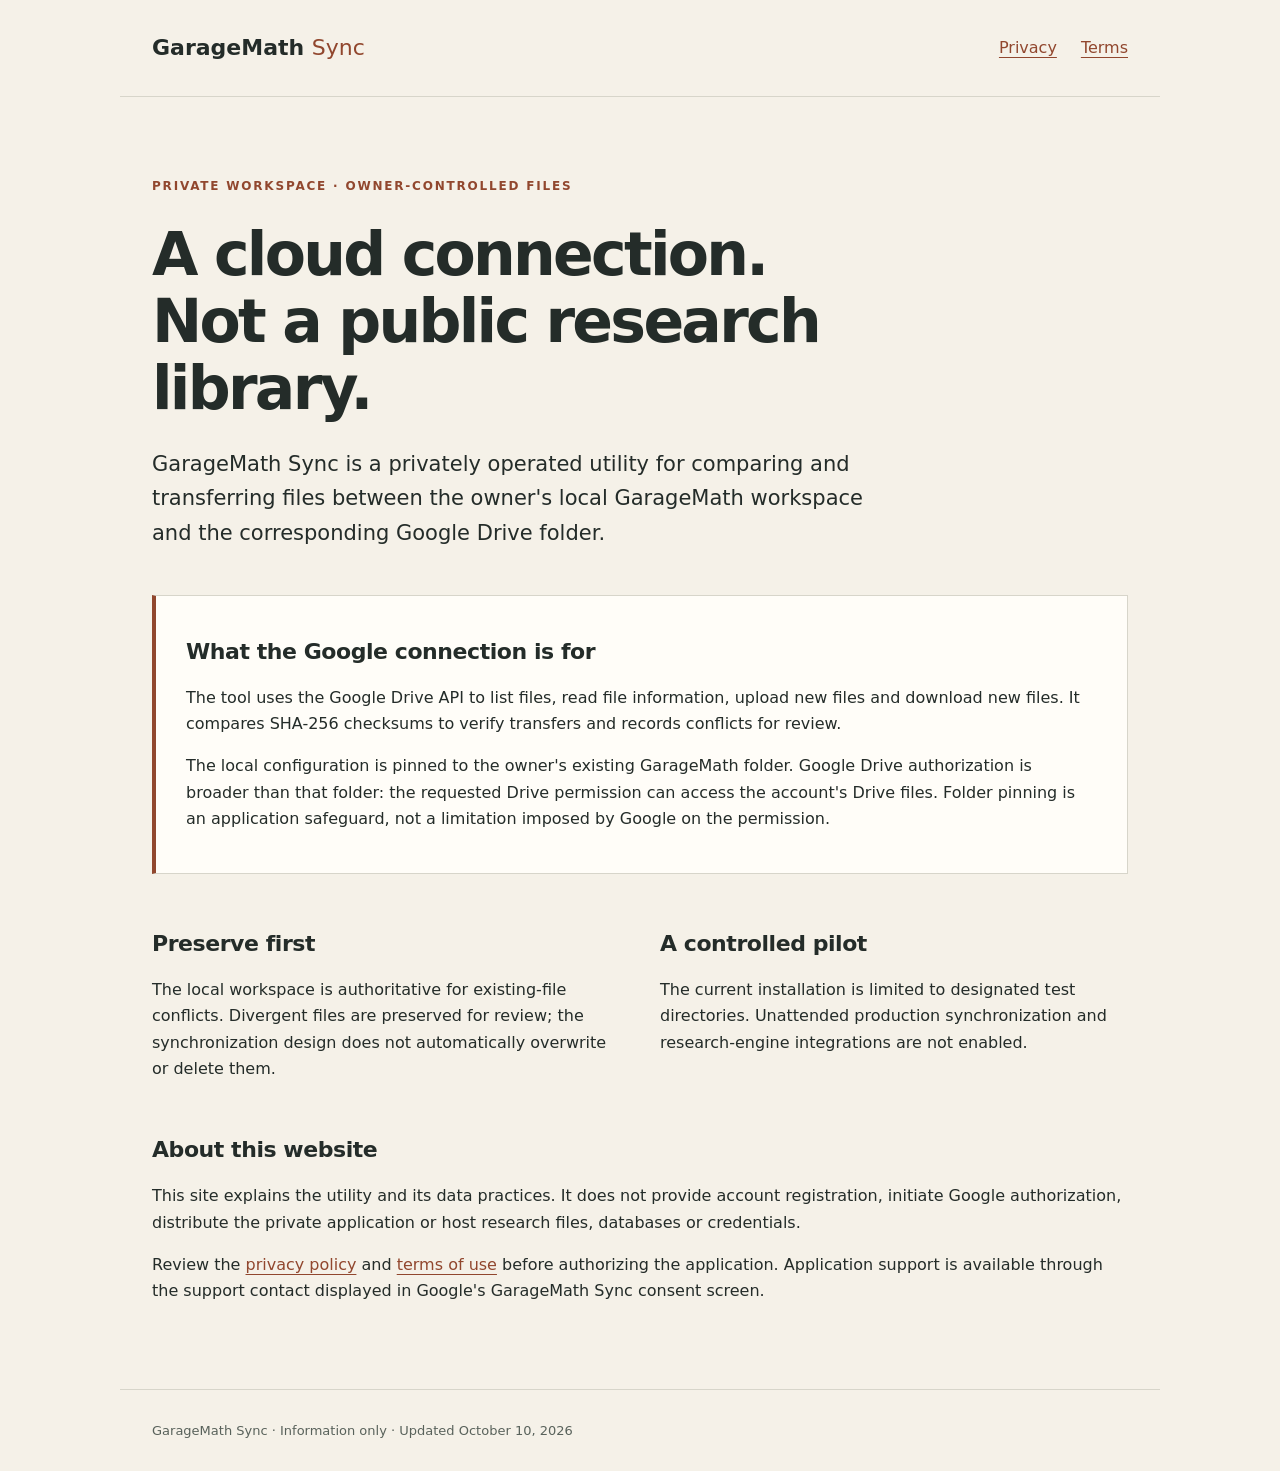
<file: index.html>
<!doctype html>
<html lang="en">
<head><meta charset="utf-8"><meta name="viewport" content="width=device-width,initial-scale=1"><meta name="description" content="GarageMath Sync: a privately operated file synchronization tool connecting local GarageMath files with the owner's Google Drive."><title>GarageMath Sync</title><link rel="stylesheet" href="style.css"></head>
<body><header><a class="brand" href="index.html">GarageMath <span>Sync</span></a><nav aria-label="Main"><a href="privacy.html">Privacy</a><a href="terms.html">Terms</a></nav></header>
<main><p class="eyebrow">PRIVATE WORKSPACE · OWNER-CONTROLLED FILES</p><h1>A cloud connection.<br>Not a public research library.</h1><p class="intro">GarageMath Sync is a privately operated utility for comparing and transferring files between the owner's local GarageMath workspace and the corresponding Google Drive folder.</p>
<section class="panel"><h2>What the Google connection is for</h2><p>The tool uses the Google Drive API to list files, read file information, upload new files and download new files. It compares SHA-256 checksums to verify transfers and records conflicts for review.</p><p>The local configuration is pinned to the owner's existing GarageMath folder. Google Drive authorization is broader than that folder: the requested Drive permission can access the account's Drive files. Folder pinning is an application safeguard, not a limitation imposed by Google on the permission.</p></section>
<section class="columns"><div><h2>Preserve first</h2><p>The local workspace is authoritative for existing-file conflicts. Divergent files are preserved for review; the synchronization design does not automatically overwrite or delete them.</p></div><div><h2>A controlled pilot</h2><p>The current installation is limited to designated test directories. Unattended production synchronization and research-engine integrations are not enabled.</p></div></section>
<section><h2>About this website</h2><p>This site explains the utility and its data practices. It does not provide account registration, initiate Google authorization, distribute the private application or host research files, databases or credentials.</p><p>Review the <a href="privacy.html">privacy policy</a> and <a href="terms.html">terms of use</a> before authorizing the application. Application support is available through the support contact displayed in Google's GarageMath Sync consent screen.</p></section></main><footer>GarageMath Sync · Information only · Updated October 10, 2026</footer></body></html>
</file>
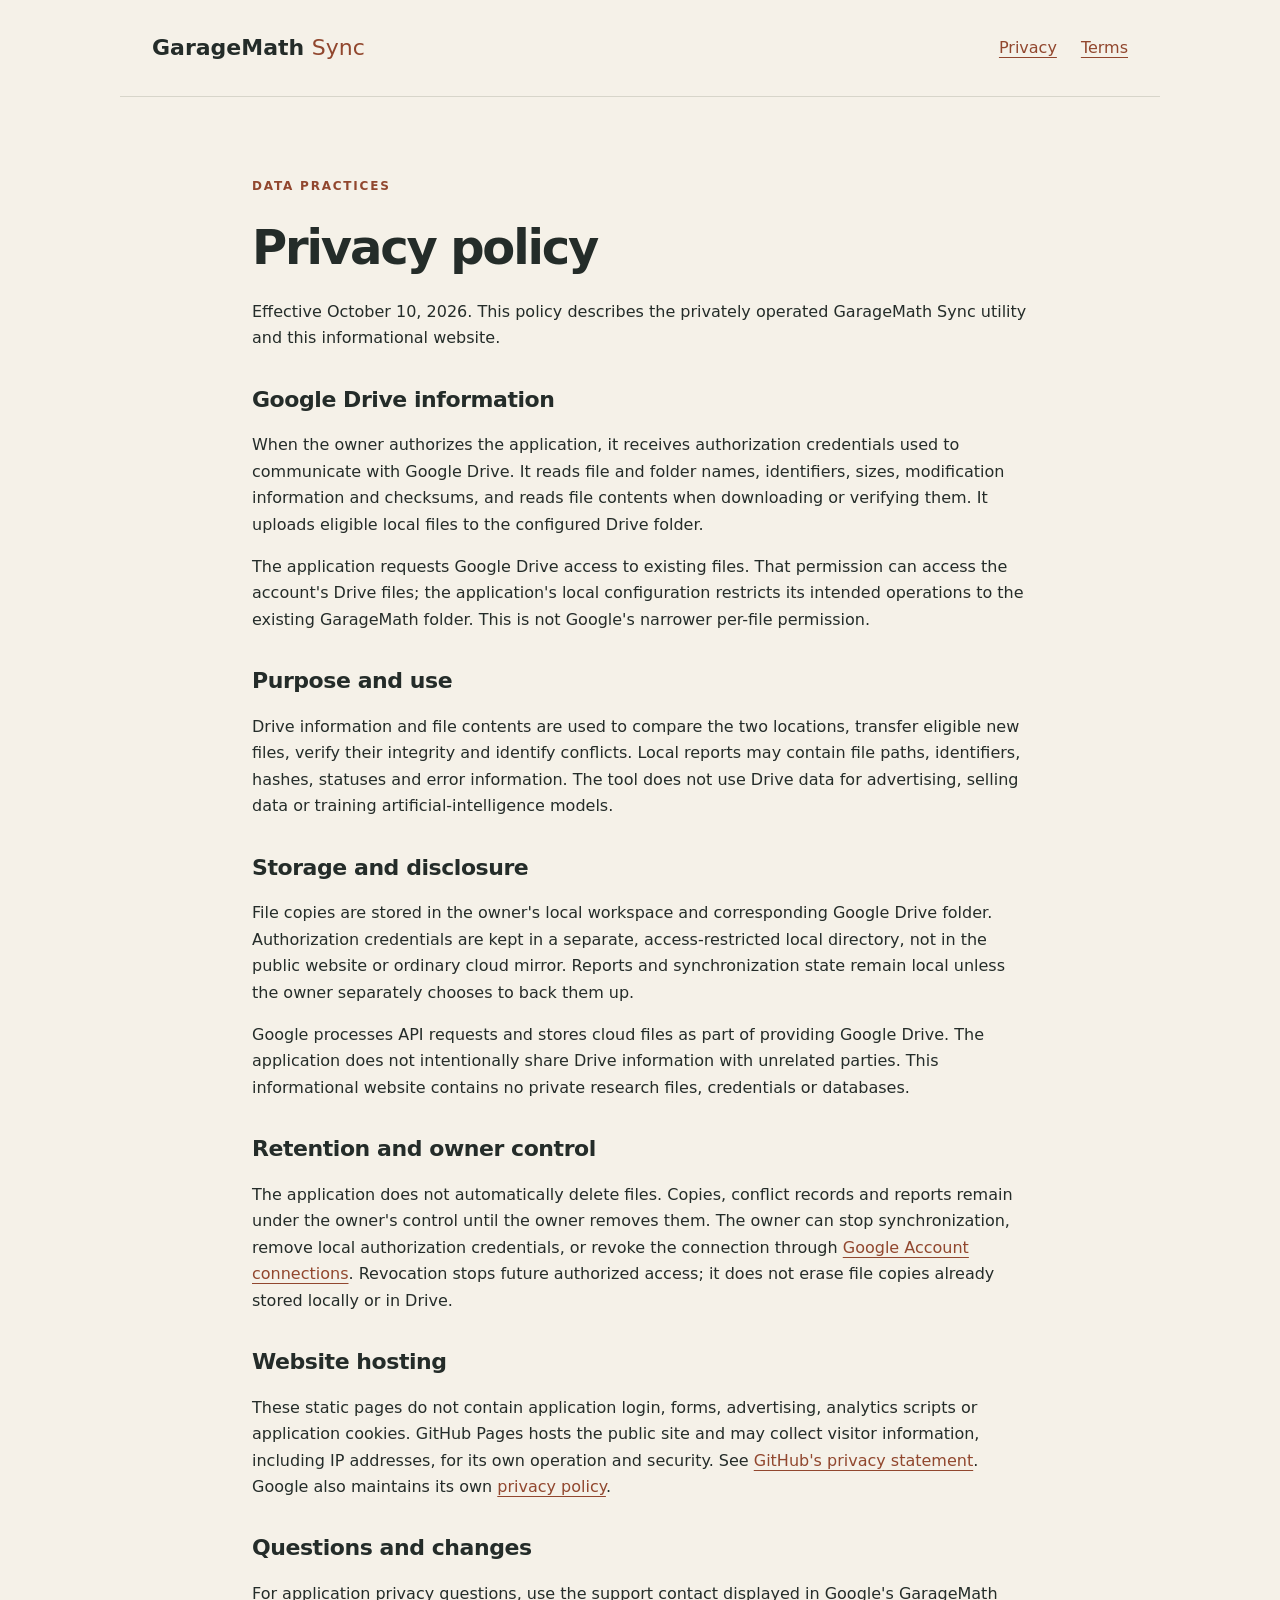
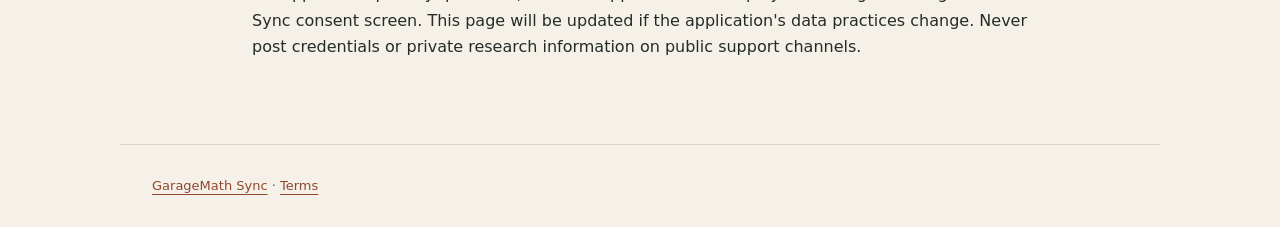
<file: privacy.html>
<!doctype html>
<html lang="en"><head><meta charset="utf-8"><meta name="viewport" content="width=device-width,initial-scale=1"><title>Privacy | GarageMath Sync</title><link rel="stylesheet" href="style.css"></head><body><header><a class="brand" href="index.html">GarageMath <span>Sync</span></a><nav aria-label="Main"><a href="privacy.html" aria-current="page">Privacy</a><a href="terms.html">Terms</a></nav></header><main class="document"><p class="eyebrow">DATA PRACTICES</p><h1>Privacy policy</h1><p>Effective October 10, 2026. This policy describes the privately operated GarageMath Sync utility and this informational website.</p>
<h2>Google Drive information</h2><p>When the owner authorizes the application, it receives authorization credentials used to communicate with Google Drive. It reads file and folder names, identifiers, sizes, modification information and checksums, and reads file contents when downloading or verifying them. It uploads eligible local files to the configured Drive folder.</p><p>The application requests Google Drive access to existing files. That permission can access the account's Drive files; the application's local configuration restricts its intended operations to the existing GarageMath folder. This is not Google's narrower per-file permission.</p>
<h2>Purpose and use</h2><p>Drive information and file contents are used to compare the two locations, transfer eligible new files, verify their integrity and identify conflicts. Local reports may contain file paths, identifiers, hashes, statuses and error information. The tool does not use Drive data for advertising, selling data or training artificial-intelligence models.</p>
<h2>Storage and disclosure</h2><p>File copies are stored in the owner's local workspace and corresponding Google Drive folder. Authorization credentials are kept in a separate, access-restricted local directory, not in the public website or ordinary cloud mirror. Reports and synchronization state remain local unless the owner separately chooses to back them up.</p><p>Google processes API requests and stores cloud files as part of providing Google Drive. The application does not intentionally share Drive information with unrelated parties. This informational website contains no private research files, credentials or databases.</p>
<h2>Retention and owner control</h2><p>The application does not automatically delete files. Copies, conflict records and reports remain under the owner's control until the owner removes them. The owner can stop synchronization, remove local authorization credentials, or revoke the connection through <a href="https://myaccount.google.com/connections">Google Account connections</a>. Revocation stops future authorized access; it does not erase file copies already stored locally or in Drive.</p>
<h2>Website hosting</h2><p>These static pages do not contain application login, forms, advertising, analytics scripts or application cookies. GitHub Pages hosts the public site and may collect visitor information, including IP addresses, for its own operation and security. See <a href="https://docs.github.com/en/site-policy/privacy-policies/github-general-privacy-statement">GitHub's privacy statement</a>. Google also maintains its own <a href="https://policies.google.com/privacy">privacy policy</a>.</p>
<h2>Questions and changes</h2><p>For application privacy questions, use the support contact displayed in Google's GarageMath Sync consent screen. This page will be updated if the application's data practices change. Never post credentials or private research information on public support channels.</p></main><footer><a href="index.html">GarageMath Sync</a> · <a href="terms.html">Terms</a></footer></body></html>
</file>
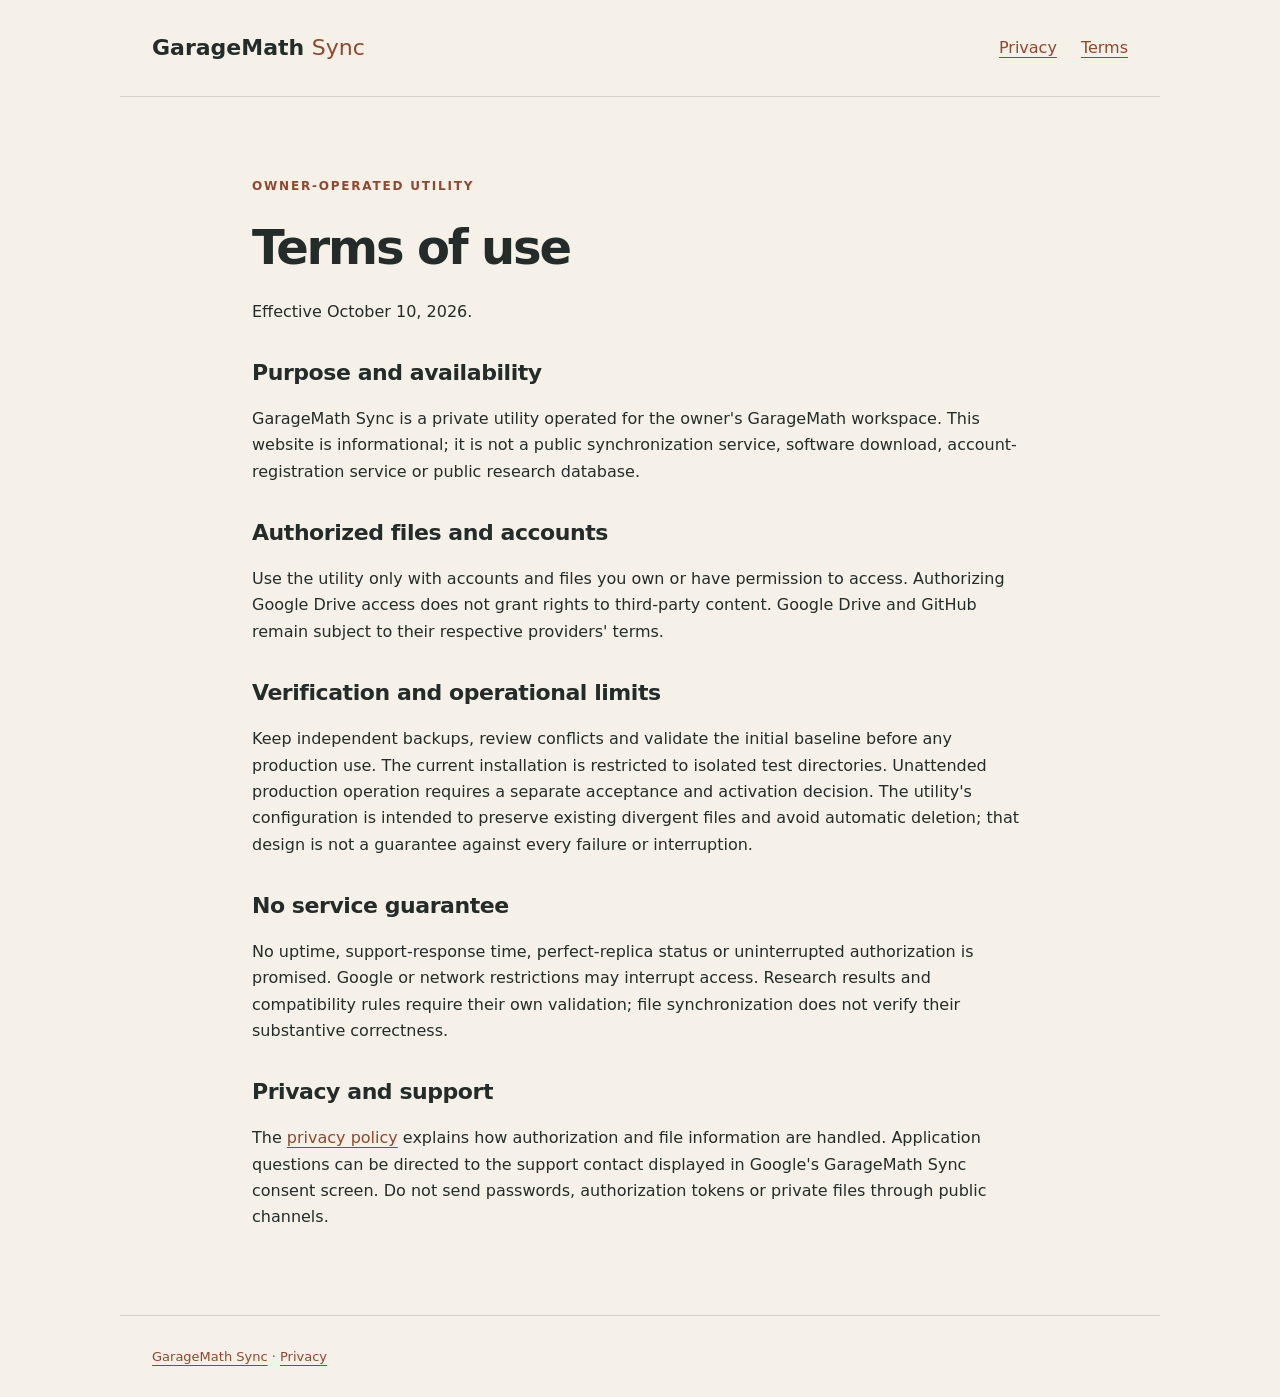
<file: terms.html>
<!doctype html>
<html lang="en"><head><meta charset="utf-8"><meta name="viewport" content="width=device-width,initial-scale=1"><title>Terms | GarageMath Sync</title><link rel="stylesheet" href="style.css"></head><body><header><a class="brand" href="index.html">GarageMath <span>Sync</span></a><nav aria-label="Main"><a href="privacy.html">Privacy</a><a href="terms.html" aria-current="page">Terms</a></nav></header><main class="document"><p class="eyebrow">OWNER-OPERATED UTILITY</p><h1>Terms of use</h1><p>Effective October 10, 2026.</p><h2>Purpose and availability</h2><p>GarageMath Sync is a private utility operated for the owner's GarageMath workspace. This website is informational; it is not a public synchronization service, software download, account-registration service or public research database.</p><h2>Authorized files and accounts</h2><p>Use the utility only with accounts and files you own or have permission to access. Authorizing Google Drive access does not grant rights to third-party content. Google Drive and GitHub remain subject to their respective providers' terms.</p><h2>Verification and operational limits</h2><p>Keep independent backups, review conflicts and validate the initial baseline before any production use. The current installation is restricted to isolated test directories. Unattended production operation requires a separate acceptance and activation decision. The utility's configuration is intended to preserve existing divergent files and avoid automatic deletion; that design is not a guarantee against every failure or interruption.</p><h2>No service guarantee</h2><p>No uptime, support-response time, perfect-replica status or uninterrupted authorization is promised. Google or network restrictions may interrupt access. Research results and compatibility rules require their own validation; file synchronization does not verify their substantive correctness.</p><h2>Privacy and support</h2><p>The <a href="privacy.html">privacy policy</a> explains how authorization and file information are handled. Application questions can be directed to the support contact displayed in Google's GarageMath Sync consent screen. Do not send passwords, authorization tokens or private files through public channels.</p></main><footer><a href="index.html">GarageMath Sync</a> · <a href="privacy.html">Privacy</a></footer></body></html>
</file>
<file: style.css>
:root{color-scheme:light;--paper:#f5f1e8;--ink:#242c29;--accent:#91472e;--line:#d7d5ca}*{box-sizing:border-box}body{margin:0;background:var(--paper);color:var(--ink);font-family:system-ui,-apple-system,"Segoe UI",sans-serif;line-height:1.65}header,main,footer{max-width:1040px;margin:auto;padding:30px 32px}header{display:flex;justify-content:space-between;align-items:center;border-bottom:1px solid var(--line)}a{color:var(--accent);text-underline-offset:4px}.brand{font-size:22px;font-weight:750;color:var(--ink);text-decoration:none}.brand span{font-weight:400;color:var(--accent)}nav{display:flex;gap:24px}main{padding-top:68px;padding-bottom:68px}.eyebrow{font-size:12px;font-weight:750;letter-spacing:.15em;color:var(--accent)}h1{font-size:clamp(36px,5vw,60px);line-height:1.12;letter-spacing:-.045em;max-width:830px;margin:24px 0}h2{font-size:22px;line-height:1.3;letter-spacing:-.02em}.intro{max-width:720px;font-size:21px;margin-bottom:44px}section{margin-top:38px}.panel{padding:24px 30px;border:1px solid var(--line);border-left:4px solid var(--accent);background:#fffdf8}.columns{display:grid;grid-template-columns:1fr 1fr;gap:40px}.document{max-width:840px}.document h2{margin-top:34px}.document h1{font-size:48px}footer{border-top:1px solid var(--line);font-size:13px;color:#59625b}a:focus-visible{outline:3px solid var(--accent);outline-offset:5px}@media(max-width:600px){header,main,footer{padding-left:22px;padding-right:22px}main{padding-top:38px}.columns{grid-template-columns:1fr;gap:0}.panel{padding:18px}nav{gap:15px}.intro{font-size:18px}.document h1{font-size:38px}}
</file>
